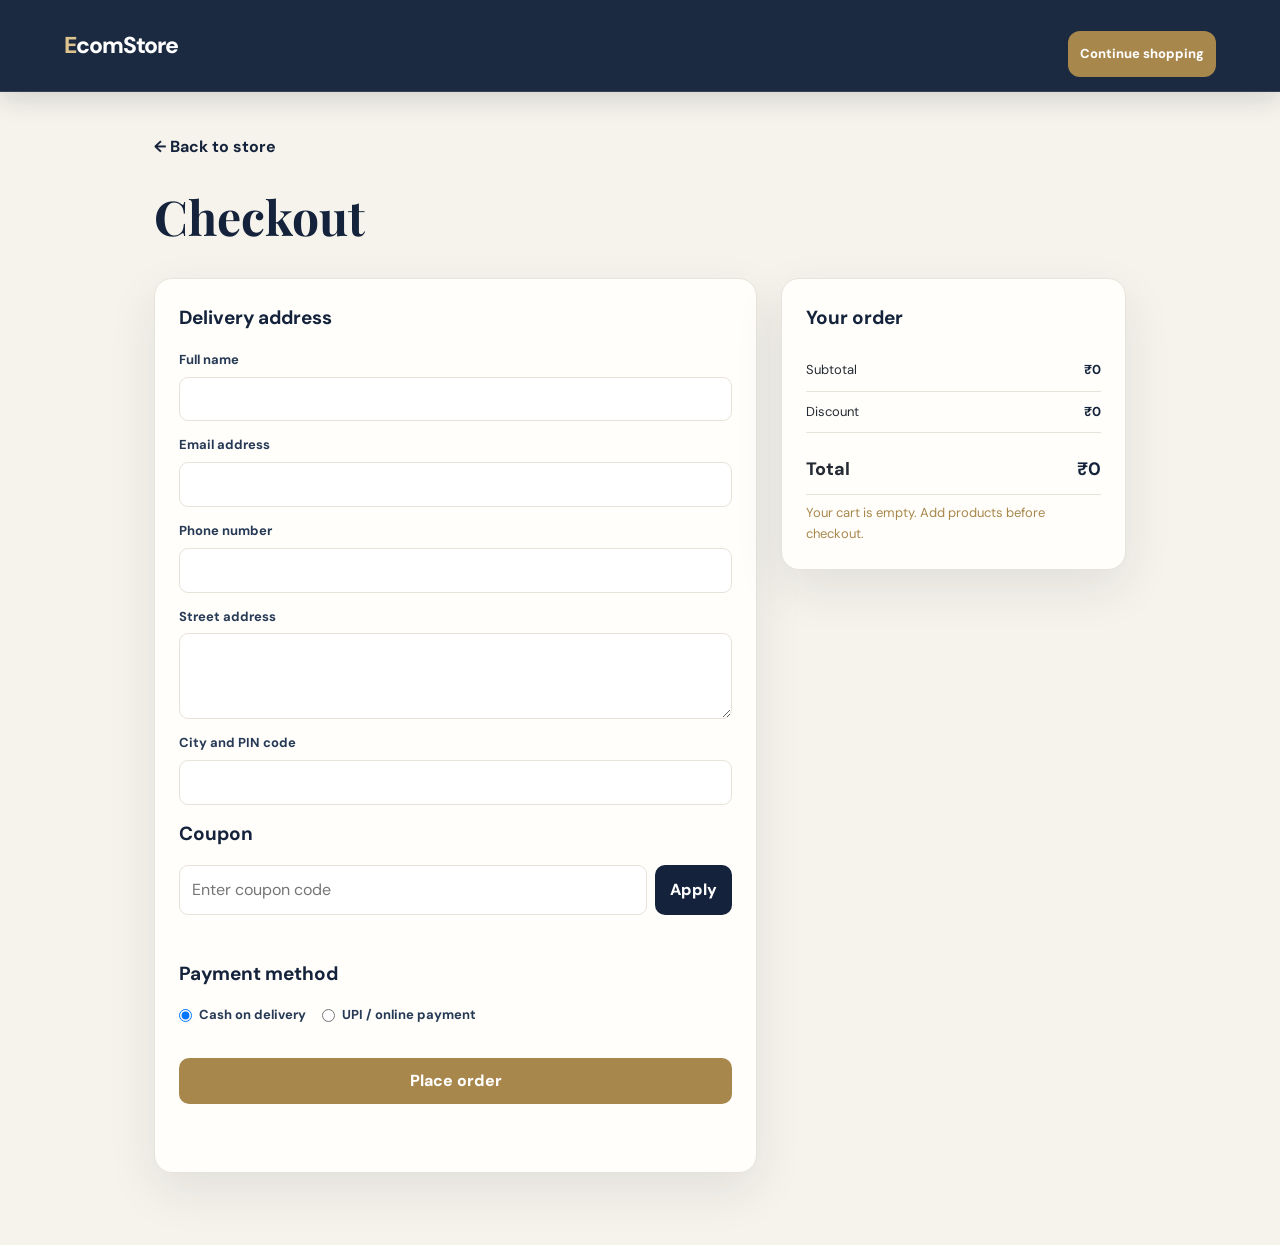
<file: checkout.html>
<!DOCTYPE html>
<html lang="en">
<head>
    <meta charset="UTF-8">
    <meta name="viewport" content="width=device-width, initial-scale=1.0">
    <title>Checkout - EcomStore</title>
    <link rel="stylesheet" href="style.css">
</head>
<body>
    <header>
        <a href="index.html" class="logo">EcomStore</a>
        <a class="checkout-button" href="index.html">Continue shopping</a>
    </header>
    <main class="checkout-page">
        <a class="back-link" href="index.html">← Back to store</a>
        <h1>Checkout</h1>
        <div class="checkout-layout">
            <section class="checkout-card">
                <form id="checkoutForm" class="checkout-form">
                    <div>
                        <h2>Delivery address</h2>
                        <label>Full name<input name="name" autocomplete="name" required></label>
                    </div>
                    <label>Email address<input type="email" name="email" autocomplete="email" required></label>
                    <label>Phone number<input type="tel" name="phone" autocomplete="tel" required></label>
                    <label>Street address<textarea name="address" autocomplete="street-address" required></textarea></label>
                    <label>City and PIN code<input name="cityPin" autocomplete="postal-code" required></label>
                    <div>
                        <h2>Coupon</h2>
                        <div class="coupon-row">
                            <input id="couponInput" placeholder="Enter coupon code" aria-label="Coupon code">
                            <button id="applyCoupon" type="button">Apply</button>
                        </div>
                        <p id="couponMessage" class="checkout-message" aria-live="polite"></p>
                    </div>
                    <div>
                        <h2>Payment method</h2>
                        <div class="payment-options">
                            <label><input type="radio" name="payment" value="Cash on delivery" checked> Cash on delivery</label>
                            <label><input type="radio" name="payment" value="UPI / online payment"> UPI / online payment</label>
                        </div>
                        <div id="demoPaymentFields" class="demo-payment-fields" hidden>
                            <p class="demo-payment-note">Demo payment only. Use any valid-looking details; no payment will be processed.</p>
                            <label>Cardholder name<input name="cardName" autocomplete="cc-name" placeholder="Alex Morgan"></label>
                            <label>Card number<input name="cardNumber" inputmode="numeric" autocomplete="cc-number" placeholder="4242 4242 4242 4242" maxlength="19" minlength="12" pattern="[0-9 ]{12,19}"></label>
                            <div class="card-detail-row">
                                <label>Expiry date<input name="cardExpiry" inputmode="numeric" autocomplete="cc-exp" placeholder="MM/YY" maxlength="5" pattern="(0[1-9]|1[0-2])/[0-9]{2}"></label>
                                <label>CVV<input name="cardCvv" inputmode="numeric" autocomplete="cc-csc" placeholder="123" maxlength="4" pattern="[0-9]{3,4}"></label>
                            </div>
                        </div>
                    </div>
                    <button class="place-order-button" type="submit">Place order</button>
                    <p id="orderMessage" class="checkout-message" aria-live="polite"></p>
                </form>
            </section>
            <aside class="checkout-card">
                <h2>Your order</h2>
                <div id="checkoutItems"></div>
                <div class="checkout-summary-row"><span>Subtotal</span><strong id="subtotal"></strong></div>
                <div class="checkout-summary-row"><span>Discount</span><strong id="discount"></strong></div>
                <div class="checkout-summary-row checkout-grand-total"><span>Total</span><strong id="total"></strong></div>
                <p id="emptyCheckout" class="checkout-message"></p>
            </aside>
        </div>
    </main>
    <div id="orderSuccessModal" class="order-success-modal" role="dialog" aria-modal="true" aria-labelledby="successTitle" aria-describedby="successDescription" hidden>
        <div class="order-success-card">
            <div class="success-check" aria-hidden="true">✓</div>
            <p class="success-eyebrow">Order confirmed</p>
            <h2 id="successTitle">Thanks for your order!</h2>
            <p id="successDescription">Your order has been placed successfully.</p>
            <p class="success-order-number">Order number: <strong id="successOrderId"></strong></p>
            <button id="successContinue" class="place-order-button" type="button">Continue shopping</button>
        </div>
    </div>
    <script src="checkout.js"></script>
</body>
</html>
</file>
<file: style.css>
@import url('https://fonts.googleapis.com/css2?family=DM+Sans:wght@400;500;600;700;800&family=Playfair+Display:wght@600;700&display=swap');

:root {
    color-scheme: light;
    --ink: #14233b;
    --ink-soft: #263955;
    --accent: #c6a56a;
    --accent-dark: #a8874c;
    --cream: #f6f3ec;
    --paper: #fffefa;
    --white: #ffffff;
    --text: #252b34;
    --muted: #78808c;
    --line: #e7e3da;
    --shadow: 0 18px 50px rgba(20, 35, 59, 0.09);
    --shadow-hover: 0 24px 55px rgba(20, 35, 59, 0.15);
}

* {
    box-sizing: border-box;
    margin: 0;
    padding: 0;
}

html {
    width: 100%;
    overflow-x: hidden;
    scroll-behavior: smooth;
}

body {
    min-width: 320px;
    overflow-x: hidden;
    background: var(--cream);
    color: var(--text);
    font-family: 'DM Sans', 'Segoe UI', sans-serif;
    line-height: 1.6;
    -webkit-font-smoothing: antialiased;
}

button,
input,
select {
    font: inherit;
}

button {
    cursor: pointer;
}

button:focus-visible,
input:focus-visible,
select:focus-visible,
a:focus-visible {
    outline: 3px solid rgba(198, 165, 106, 0.5);
    outline-offset: 3px;
}

img {
    display: block;
    max-width: 100%;
}

/* Site header */

header {
    position: sticky;
    z-index: 100;
    top: 0;
    display: flex;
    min-height: 82px;
    align-items: center;
    justify-content: space-between;
    gap: clamp(16px, 3vw, 44px);
    padding: 14px max(5%, calc((100% - 1440px) / 2));
    border-bottom: 1px solid rgba(255, 255, 255, 0.1);
    background: rgba(20, 35, 59, 0.97);
    box-shadow: 0 8px 24px rgba(15, 27, 46, 0.14);
    backdrop-filter: blur(16px);
}

.logo {
    position: relative;
    flex: 0 0 auto;
    color: var(--white);
    font-size: 23px;
    font-weight: 800;
    letter-spacing: -1.1px;
    text-decoration: none;
    white-space: nowrap;
}

.logo::first-letter {
    color: #ddc38d;
}

.search-box {
    display: flex;
    width: min(510px, 52%);
    min-width: 0;
    align-items: center;
    padding: 5px;
    border: 1px solid rgba(255, 255, 255, 0.13);
    border-radius: 999px;
    background: rgba(255, 255, 255, 0.1);
    transition: border-color 180ms ease, background 180ms ease, box-shadow 180ms ease;
}

.search-box:focus-within {
    border-color: rgba(221, 195, 141, 0.85);
    background: rgba(255, 255, 255, 0.15);
    box-shadow: 0 0 0 4px rgba(198, 165, 106, 0.18);
}

.search-box input {
    width: 100%;
    min-width: 0;
    padding: 10px 16px;
    border: 0;
    outline: 0;
    background: transparent;
    color: var(--white);
    font-size: 13px;
}

.search-box input::placeholder {
    color: rgba(255, 255, 255, 0.66);
}

#searchbtn,
#searchBtn {
    flex: 0 0 auto;
    padding: 10px 19px;
    border: 0;
    border-radius: 999px;
    background: var(--accent);
    color: var(--white);
    font-size: 12px;
    font-weight: 800;
    transition: background 180ms ease, transform 180ms ease;
}

#searchbtn:hover,
#searchBtn:hover {
    transform: translateY(-1px);
    background: var(--accent-dark);
}

.cart-button {
    display: inline-flex;
    flex: 0 0 auto;
    align-items: center;
    justify-content: center;
    gap: 10px;
    min-height: 44px;
    padding: 9px 15px;
    border: 1px solid rgba(255, 255, 255, 0.2);
    border-radius: 999px;
    background: rgba(255, 255, 255, 0.1);
    color: var(--white);
    font-size: 15px;
    font-weight: 700;
    transition: border-color 180ms ease, background 180ms ease, transform 180ms ease;
}

.cart-button:hover {
    transform: translateY(-2px);
    border-color: var(--accent);
    background: rgba(198, 165, 106, 0.2);
}

#cartCount,
#cartcount {
    display: inline-flex;
    min-width: 23px;
    height: 23px;
    align-items: center;
    justify-content: center;
    padding: 0 6px;
    border-radius: 50%;
    background: #ddc38d;
    color: var(--ink);
    font-size: 11px;
    font-weight: 800;
}

/* Main content and hero */

.container {
    width: min(1440px, 100%);
    margin: 0 auto;
    padding: 38px 5% 82px;
}

.hero {
    position: relative;
    isolation: isolate;
    display: flex;
    min-height: 370px;
    overflow: hidden;
    flex-direction: column;
    align-items: flex-start;
    justify-content: center;
    padding: clamp(36px, 6vw, 76px);
    border: 1px solid rgba(255, 255, 255, 0.08);
    border-radius: 28px;
    background:
        radial-gradient(ellipse at 78% 22%, rgba(198, 165, 106, 0.2), transparent 34%),
        linear-gradient(118deg, #111c32 0%, #1a2b48 58%, #2c3d59 100%);
    box-shadow: 0 24px 60px rgba(20, 35, 59, 0.2);
    color: var(--white);
    animation: rise-in 650ms ease both;
}

.hero::before {
    position: absolute;
    z-index: -1;
    top: 50%;
    right: 11%;
    width: clamp(170px, 24vw, 310px);
    aspect-ratio: 1;
    border: 1px solid rgba(255, 255, 255, 0.22);
    border-radius: 48% 52% 64% 36% / 46% 40% 60% 54%;
    box-shadow: 0 0 0 28px rgba(255, 255, 255, 0.035), 0 0 0 58px rgba(255, 255, 255, 0.025);
    content: '';
    transform: translateY(-50%) rotate(-18deg);
}

.hero::after {
    position: absolute;
    z-index: -1;
    top: 50%;
    right: 6%;
    color: rgba(255, 255, 255, 0.075);
    content: 'ECOM';
    font-size: clamp(56px, 10vw, 128px);
    font-weight: 800;
    letter-spacing: -0.09em;
    line-height: 1;
    transform: translateY(-50%) rotate(-9deg);
}

.eyebrow {
    margin-bottom: 20px;
    padding: 7px 13px;
    border: 1px solid rgba(221, 195, 141, 0.45);
    border-radius: 999px;
    background: rgba(255, 255, 255, 0.07);
    color: #e4cf9f;
    font-size: 10px;
    font-weight: 800;
    letter-spacing: 1.7px;
    text-transform: uppercase;
}

.hero h1 {
    max-width: 680px;
    margin-bottom: 15px;
    font-family: 'Playfair Display', Georgia, serif;
    font-size: clamp(40px, 5.5vw, 68px);
    font-weight: 700;
    letter-spacing: -2px;
    line-height: 1.08;
    overflow-wrap: anywhere;
}

.hero h1 span {
    color: #dfc184;
}

.hero > p:last-child {
    max-width: 430px;
    color: rgba(255, 255, 255, 0.75);
    font-size: 15px;
    line-height: 1.8;
}

/* Product section */

.product-section {
    margin-top: 62px;
}

.section-heading {
    display: flex;
    align-items: flex-end;
    justify-content: space-between;
    gap: 22px;
    margin-bottom: 25px;
}

.section-heading h2 {
    color: var(--ink);
    font-family: 'Playfair Display', Georgia, serif;
    font-size: clamp(28px, 3.5vw, 40px);
    font-weight: 700;
    letter-spacing: -0.8px;
    line-height: 1.2;
}

.section-heading p {
    margin-top: 7px;
    color: var(--muted);
    font-size: 13px;
}

#sort-select,
#sortSelect {
    max-width: 100%;
    padding: 11px 40px 11px 15px;
    border: 1px solid var(--line);
    border-radius: 12px;
    outline: 0;
    background: var(--paper);
    color: var(--ink);
    font-size: 12px;
    font-weight: 700;
    cursor: pointer;
}

#sort-select:focus,
#sortSelect:focus {
    border-color: var(--accent);
}

/* Category filters */

.categories,
#category-Filters {
    display: flex;
    max-width: 100%;
    align-items: center;
    gap: 9px;
    margin-bottom: 27px;
    padding: 3px 2px 10px;
    overflow-x: auto;
    scrollbar-color: #c9bea7 transparent;
    scrollbar-width: thin;
}

.category-button {
    flex: 0 0 auto;
    padding: 10px 17px;
    border: 1px solid var(--line);
    border-radius: 999px;
    background: var(--paper);
    color: #586477;
    font-size: 12px;
    font-weight: 700;
    transition: border-color 180ms ease, background 180ms ease, color 180ms ease, transform 180ms ease;
}

.category-button:hover {
    transform: translateY(-1px);
    border-color: var(--accent);
    color: var(--accent-dark);
}

.category-button.active {
    border-color: var(--ink);
    background: var(--ink);
    box-shadow: 0 6px 16px rgba(20, 35, 59, 0.16);
    color: var(--white);
}

/* Product cards */

.product-grid,
#productGrid {
    display: grid;
    grid-template-columns: repeat(4, minmax(0, 1fr));
    align-items: stretch;
    gap: 20px;
}

.product-card {
    display: flex;
    min-width: 0;
    overflow: hidden;
    flex-direction: column;
    padding: 12px;
    border: 1px solid rgba(34, 47, 67, 0.08);
    border-radius: 19px;
    background: var(--paper);
    box-shadow: 0 5px 18px rgba(31, 43, 60, 0.04);
    animation: rise-in 450ms ease both;
    transition: border-color 220ms ease, box-shadow 220ms ease, transform 220ms ease;
}

.product-card:hover {
    transform: translateY(-6px);
    border-color: rgba(198, 165, 106, 0.38);
    box-shadow: var(--shadow-hover);
}

.product-image {
    position: relative;
    overflow: hidden;
    border-radius: 13px;
    background: #f0eee8;
}

.product-card img {
    width: 100%;
    height: 225px;
    padding: 16px;
    object-fit: contain;
    transition: transform 350ms cubic-bezier(0.2, 0.7, 0.2, 1);
}

.product-card:hover img {
    transform: scale(1.055);
}

.product-rating {
    position: absolute;
    top: 11px;
    right: 11px;
    display: inline-flex;
    min-width: 47px;
    align-items: center;
    justify-content: center;
    gap: 4px;
    padding: 5px 8px;
    border: 1px solid rgba(32, 43, 55, 0.07);
    border-radius: 999px;
    background: rgba(255, 254, 250, 0.94);
    color: #35445c;
    font-size: 11px;
    font-weight: 800;
    box-shadow: 0 4px 12px rgba(31, 43, 60, 0.08);
}

.product-rating::before {
    color: #c6a056;
    content: '★';
    font-size: 11px;
}

.product-card > div:last-child {
    display: flex;
    flex: 1;
    flex-direction: column;
    padding: 15px 4px 3px;
}

.products-category {
    color: var(--accent-dark);
    font-size: 10px;
    font-weight: 800;
    letter-spacing: 1px;
    text-transform: uppercase;
}

.product-name {
    min-height: 48px;
    margin-top: 4px;
    color: var(--ink);
    font-size: 15px;
    font-weight: 700;
    line-height: 1.5;
    overflow-wrap: anywhere;
}

.product-bottom {
    display: grid;
    grid-template-columns: 1fr 1fr;
    gap: 8px;
    margin-top: auto;
    padding-top: 16px;
}

.product-price {
    grid-column: 1 / -1;
    padding-bottom: 4px;
    color: var(--ink);
    font-size: 20px;
    font-weight: 800;
    letter-spacing: -0.6px;
}

.product-bottom button {
    min-height: 40px;
    padding: 9px 8px;
    border: 1px solid var(--ink);
    border-radius: 10px;
    font-size: 11px;
    font-weight: 800;
    line-height: 1.25;
    transition: border-color 180ms ease, background 180ms ease, color 180ms ease, transform 180ms ease;
}

.veiw-details-btn {
    background: transparent;
    color: var(--ink);
}

.veiw-details-btn:hover {
    transform: translateY(-1px);
    background: #f0eee8;
}

.add-to-cart-btn {
    background: var(--ink);
    color: var(--white);
}

.add-to-cart-btn:hover {
    transform: translateY(-1px);
    border-color: var(--accent-dark);
    background: var(--accent-dark);
}

/* Empty search and product state */

.empty-message {
    display: flex;
    min-height: 250px;
    grid-column: 1 / -1;
    flex-direction: column;
    align-items: center;
    justify-content: center;
    padding: 40px 20px;
    border: 1px dashed #d5cebf;
    border-radius: 20px;
    background: var(--paper);
    text-align: center;
}

.empty-message h3 {
    margin-bottom: 8px;
    color: var(--ink);
    font-family: 'Playfair Display', Georgia, serif;
    font-size: 25px;
}

.empty-message p {
    color: var(--muted);
    font-size: 13px;
}

/* Footer */

.footer {
    padding: 28px 20px;
    border-top: 1px solid rgba(255, 255, 255, 0.1);
    background: var(--ink);
    text-align: center;
}

.footer p {
    color: rgba(255, 255, 255, 0.7);
    font-size: 12px;
    letter-spacing: 0.2px;
}

/* Shared modals */

.modal {
    position: fixed;
    z-index: 1000;
    inset: 0;
    display: flex;
    align-items: center;
    justify-content: center;
    padding: 22px;
    overflow-y: auto;
    background: rgba(10, 19, 34, 0.68);
    backdrop-filter: blur(7px);
    animation: veil-in 180ms ease both;
}

.modal.hidden {
    display: none;
}

.modal-content {
    position: relative;
    width: min(650px, 100%);
    max-height: min(88vh, 850px);
    overflow: auto;
    padding: 30px;
    border: 1px solid rgba(255, 255, 255, 0.8);
    border-radius: 23px;
    background: var(--paper);
    color: var(--text);
    box-shadow: 0 28px 90px rgba(10, 19, 34, 0.3);
    animation: modal-in 220ms ease both;
}

.modal-content h2 {
    margin: 5px 48px 22px 0;
    color: var(--ink);
    font-family: 'Playfair Display', Georgia, serif;
    font-size: 30px;
    line-height: 1.2;
}

.close-modal {
    position: sticky;
    z-index: 2;
    top: 0;
    float: right;
    display: inline-flex;
    width: 38px;
    height: 38px;
    align-items: center;
    justify-content: center;
    border: 1px solid var(--line);
    border-radius: 50%;
    background: var(--cream);
    color: var(--ink);
    font-size: 24px;
    line-height: 1;
    transition: background 180ms ease, color 180ms ease, transform 180ms ease;
}

.close-modal:hover {
    transform: rotate(90deg);
    border-color: var(--ink);
    background: var(--ink);
    color: var(--white);
}

/* Cart modal */

#cartModal .modal-content {
    width: min(560px, 100%);
}

#cartItems {
    display: grid;
    gap: 10px;
    min-height: 55px;
    color: var(--muted);
    font-size: 14px;
}

.cart-item {
    display: flex;
    align-items: center;
    justify-content: space-between;
    gap: 18px;
    padding: 15px 16px;
    border: 1px solid var(--line);
    border-radius: 13px;
    background: #fbf9f5;
}

.cart-item p:first-child {
    color: var(--ink);
    font-size: 13px;
    font-weight: 700;
}

.cart-item p:last-child {
    flex: 0 0 auto;
    color: var(--accent-dark);
    font-size: 12px;
    font-weight: 800;
}

#cartTotal {
    margin-top: 20px;
    padding-top: 16px;
    border-top: 1px solid var(--line);
    color: var(--ink);
    font-size: 18px;
    font-weight: 800;
}

#clearCart,
#clearcart {
    width: 100%;
    min-height: 46px;
    margin-top: 17px;
    padding: 11px 16px;
    border: 0;
    border-radius: 12px;
    background: var(--ink);
    color: var(--white);
    font-size: 13px;
    font-weight: 800;
    transition: background 180ms ease, transform 180ms ease;
}

.cart-actions { display: grid; grid-template-columns: 1fr 1fr; gap: 10px; }
.cart-actions #clearCart { margin-top: 17px; }
.checkout-button { display: flex; min-height: 46px; margin-top: 17px; padding: 11px 12px; align-items: center; justify-content: center; border-radius: 12px; background: var(--accent-dark); color: white; font-size: 13px; font-weight: 800; text-align: center; text-decoration: none; }
.checkout-button:hover { background: var(--ink); }
.cart-item-controls { display: flex; align-items: center; gap: 8px; }
.cart-item-controls button { min-width: 30px; min-height: 30px; border: 1px solid var(--line); border-radius: 8px; background: white; color: var(--ink); font-weight: 700; }
.cart-toast { position: fixed; z-index: 2000; right: 24px; bottom: 24px; max-width: min(420px, calc(100% - 32px)); padding: 14px 20px; border-radius: 12px; background: var(--ink); color: white; box-shadow: var(--shadow-hover); opacity: 0; pointer-events: none; transform: translateY(12px); transition: opacity 180ms ease, transform 180ms ease; }
.cart-toast.visible { opacity: 1; transform: translateY(0); }

/* Checkout page */
.checkout-page { width: min(1100px, 100%); margin: 0 auto; padding: 42px 5% 72px; }
.checkout-page h1 { margin-bottom: 24px; color: var(--ink); font-family: 'Playfair Display', Georgia, serif; font-size: clamp(32px, 5vw, 48px); }
.checkout-layout { display: grid; grid-template-columns: minmax(0, 1.4fr) minmax(280px, .8fr); gap: 24px; align-items: start; }
.checkout-card { padding: 24px; border: 1px solid var(--line); border-radius: 18px; background: var(--paper); box-shadow: var(--shadow); }
.checkout-card h2 { margin-bottom: 16px; color: var(--ink); font-size: 19px; }
.checkout-form { display: grid; gap: 14px; }
.checkout-form label { display: grid; gap: 6px; color: var(--ink-soft); font-size: 13px; font-weight: 700; }
.checkout-form input, .checkout-form textarea, .checkout-form select { width: 100%; padding: 11px 12px; border: 1px solid var(--line); border-radius: 9px; background: white; color: var(--text); }
.checkout-form textarea { min-height: 86px; resize: vertical; }
.checkout-form .payment-options { display: flex; flex-wrap: wrap; gap: 16px; }
.checkout-form .payment-options label { display: flex; align-items: center; gap: 7px; }
.payment-options input { width: auto; }
.demo-payment-fields { display: grid; gap: 12px; margin-top: 16px; padding: 16px; border: 1px dashed var(--line); border-radius: 12px; background: #fffaf4; }
.demo-payment-fields[hidden] { display: none; }
.demo-payment-note { margin: 0; color: var(--accent-dark); font-size: 12px; line-height: 1.5; }
.card-detail-row { display: grid; grid-template-columns: 1fr 1fr; gap: 12px; }
.order-success-modal { position: fixed; inset: 0; z-index: 1000; display: grid; place-items: center; padding: 20px; background: rgb(18 28 24 / 58%); }
.order-success-modal[hidden] { display: none; }
.order-success-card { width: min(440px, 100%); padding: 34px; border-radius: 20px; background: var(--paper); text-align: center; box-shadow: 0 24px 70px rgb(0 0 0 / 25%); animation: modal-in 220ms ease both; }
.success-check { display: grid; width: 58px; height: 58px; margin: 0 auto 18px; place-items: center; border-radius: 50%; background: #e3f4e9; color: #248049; font-size: 32px; font-weight: 800; }
.success-eyebrow { margin: 0 0 8px; color: var(--accent-dark); font-size: 12px; font-weight: 800; letter-spacing: .12em; text-transform: uppercase; }
.order-success-card h2 { margin: 0 0 10px; color: var(--ink); font-family: 'Playfair Display', Georgia, serif; font-size: 28px; }
.order-success-card p { color: var(--ink-soft); }
.success-order-number { margin: 18px 0; font-size: 13px; }
.success-order-number strong { color: var(--ink); }
.order-success-card .place-order-button { width: 100%; }
.coupon-row { display: flex; gap: 8px; }
.coupon-row input { flex: 1; min-width: 0; }
.coupon-row button, .place-order-button { min-height: 44px; padding: 10px 15px; border: 0; border-radius: 10px; background: var(--ink); color: white; font-weight: 800; }
.place-order-button { width: 100%; margin-top: 18px; background: var(--accent-dark); }
.checkout-message { min-height: 22px; margin-top: 8px; color: var(--accent-dark); font-size: 13px; }
.checkout-summary-row { display: flex; justify-content: space-between; gap: 12px; padding: 10px 0; border-bottom: 1px solid var(--line); font-size: 13px; }
.checkout-summary-row strong { color: var(--ink); text-align: right; }
.checkout-grand-total { margin-top: 12px; font-size: 18px; font-weight: 800; }
.back-link { display: inline-block; margin-bottom: 18px; color: var(--ink); font-weight: 700; text-decoration: none; }
@media (max-width: 760px) { .checkout-layout { grid-template-columns: 1fr; } .checkout-page { padding: 26px 14px 52px; } }

#clearCart:hover,
#clearcart:hover {
    transform: translateY(-1px);
    background: var(--accent-dark);
}

/* Product detail modal */

#productDetails {
    overflow-wrap: anywhere;
}

#productDetails .modal-product-image {
    width: 100%;
    max-height: 310px;
    margin: 0 auto 20px;
    padding: 20px;
    border-radius: 16px;
    background: #f0eee8;
    object-fit: contain;
}

#productDetails .modal-product-name {
    margin: 0 0 10px;
    color: var(--ink);
    font-family: 'Playfair Display', Georgia, serif;
    font-size: 28px;
    line-height: 1.2;
}

#productDetails > p {
    margin-top: 8px;
    color: var(--muted);
    font-size: 13px;
}

#productDetails .Modal-product-description {
    margin-top: 16px;
    padding: 15px;
    border-radius: 12px;
    background: #f5f2ec;
    color: #586477;
}

#productDetails .modal-product-price {
    margin-top: 18px;
    color: var(--accent-dark);
    font-size: 23px;
    font-weight: 800;
}

/* Motion */

@keyframes rise-in {
    from {
        opacity: 0;
        transform: translateY(12px);
    }

    to {
        opacity: 1;
        transform: translateY(0);
    }
}

@keyframes veil-in {
    from { opacity: 0; }
    to { opacity: 1; }
}

@keyframes modal-in {
    from {
        opacity: 0;
        transform: translateY(12px) scale(0.985);
    }

    to {
        opacity: 1;
        transform: translateY(0) scale(1);
    }
}

/* Responsive layout */

@media (max-width: 1050px) {
    header {
        padding-right: 4%;
        padding-left: 4%;
    }

    .container {
        padding-right: 4%;
        padding-left: 4%;
    }

    .product-grid,
    #productGrid {
        grid-template-columns: repeat(3, minmax(0, 1fr));
        gap: 16px;
    }

    .hero::before {
        right: 5%;
    }
}

@media (max-width: 700px) {
    header {
        display: grid;
        grid-template-columns: minmax(0, 1fr) auto;
        gap: 12px;
        padding: 12px 5%;
    }

    .logo {
        font-size: 21px;
    }

    .cart-button {
        min-height: 40px;
        padding: 7px 12px;
        font-size: 13px;
    }

    .search-box {
        width: 100%;
        grid-column: 1 / -1;
        grid-row: 2;
    }

    .container {
        padding: 20px 14px 52px;
    }

    .hero {
        min-height: 300px;
        padding: 34px 25px;
        border-radius: 21px;
    }

    .hero h1 {
        max-width: 510px;
        font-size: clamp(39px, 9vw, 54px);
        letter-spacing: -1.3px;
    }

    .hero::before {
        top: 80%;
        right: -75px;
        width: 180px;
    }

    .hero::after {
        top: 80%;
        right: -12px;
        font-size: 56px;
    }

    .eyebrow {
        max-width: 100%;
        margin-bottom: 17px;
        font-size: 9px;
        letter-spacing: 1px;
    }

    .hero > p:last-child {
        max-width: 90%;
        font-size: 13px;
    }

    .product-section {
        margin-top: 43px;
    }

    .section-heading {
        align-items: flex-start;
        flex-direction: column;
        gap: 14px;
        margin-bottom: 18px;
    }

    #sort-select,
    #sortSelect {
        width: 100%;
    }

    .categories,
    #category-Filters {
        gap: 7px;
        margin-bottom: 19px;
    }

    .category-button {
        padding: 9px 13px;
        font-size: 11px;
    }

    .product-grid,
    #productGrid {
        grid-template-columns: repeat(2, minmax(0, 1fr));
        gap: 11px;
    }

    .product-card {
        padding: 8px;
        border-radius: 15px;
    }

    .product-image {
        border-radius: 10px;
    }

    .product-card img {
        height: 150px;
        padding: 9px;
    }

    .product-rating {
        top: 7px;
        right: 7px;
        min-width: 41px;
        padding: 4px 6px;
        font-size: 10px;
    }

    .product-card > div:last-child {
        padding: 12px 3px 2px;
    }

    .products-category {
        font-size: 9px;
        letter-spacing: 0.7px;
    }

    .product-name {
        min-height: 42px;
        font-size: 12px;
    }

    .product-bottom {
        gap: 6px;
        padding-top: 12px;
    }

    .product-price {
        font-size: 17px;
    }

    .product-bottom button {
        min-height: 37px;
        padding: 7px 4px;
        border-radius: 8px;
        font-size: 10px;
    }

    .modal {
        align-items: flex-end;
        padding: 10px;
    }

    .modal-content {
        width: 100%;
        max-height: 90vh;
        padding: 22px 17px;
        border-radius: 22px 22px 16px 16px;
    }

    .modal-content h2 {
        font-size: 26px;
    }

    #productDetails .modal-product-image {
        max-height: 240px;
    }
}

@media (max-width: 380px) {
    .logo {
        font-size: 19px;
    }

    .cart-button {
        gap: 7px;
        padding: 7px 9px;
        font-size: 12px;
    }

    .search-box input {
        padding-right: 8px;
        padding-left: 12px;
        font-size: 12px;
    }

    #searchBtn,
    #searchbtn {
        padding: 9px 13px;
        font-size: 11px;
    }
}

@media (max-width: 350px) {
    .product-grid,
    #productGrid {
        grid-template-columns: 1fr;
    }

    .product-card img {
        height: 210px;
    }
}

@media (prefers-reduced-motion: reduce) {
    *,
    *::before,
    *::after {
        scroll-behavior: auto !important;
        animation-duration: 0.01ms !important;
        animation-iteration-count: 1 !important;
        transition-duration: 0.01ms !important;
    }
}
</file>
